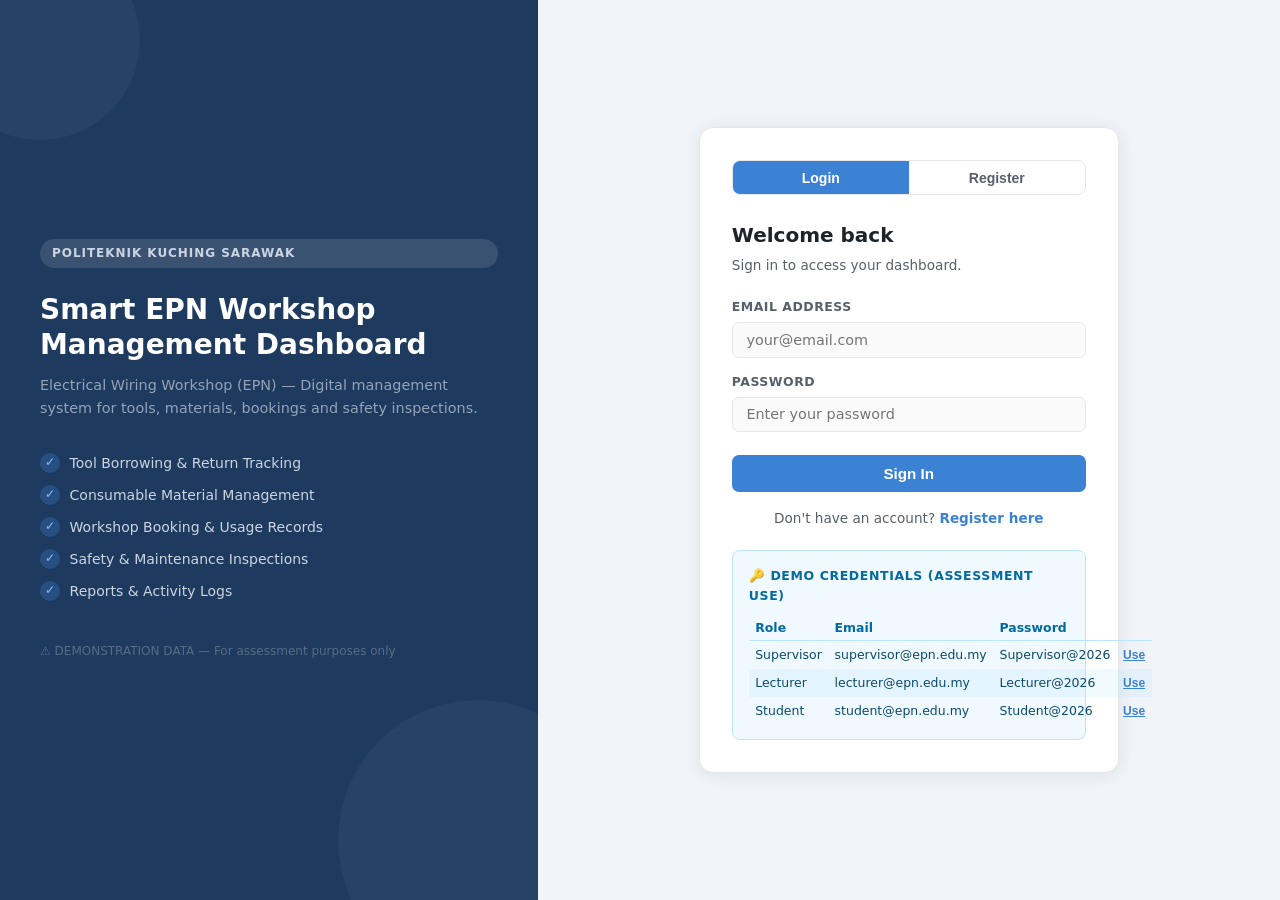
<file: index.html>
<!DOCTYPE html>
<html lang="en">
<head>
  <meta charset="UTF-8" />
  <meta name="viewport" content="width=device-width, initial-scale=1.0" />
  <title>Smart EPN Dashboard — Login</title>
  <link rel="stylesheet" href="css/auth.css" />
</head>
<body>

<div class="auth-shell">

  <!-- Left Branding Panel -->
  <div class="auth-panel-left">
    <span class="brand-badge">Politeknik Kuching Sarawak</span>
    <h1 class="brand-title">Smart EPN Workshop Management Dashboard</h1>
    <p class="brand-sub">Electrical Wiring Workshop (EPN) — Digital management system for tools, materials, bookings and safety inspections.</p>
    <ul class="brand-features">
      <li>Tool Borrowing &amp; Return Tracking</li>
      <li>Consumable Material Management</li>
      <li>Workshop Booking &amp; Usage Records</li>
      <li>Safety &amp; Maintenance Inspections</li>
      <li>Reports &amp; Activity Logs</li>
    </ul>
    <p class="brand-footer">⚠️ DEMONSTRATION DATA — For assessment purposes only</p>
  </div>

  <!-- Right Form Panel -->
  <div class="auth-panel-right">
    <div class="auth-card">

      <!-- Tabs -->
      <div class="auth-tabs">
        <button class="auth-tab active" data-tab="login">Login</button>
        <button class="auth-tab" data-tab="register">Register</button>
      </div>

      <!-- ── LOGIN FORM ── -->
      <div id="form-login">
        <h2 class="auth-form-title">Welcome back</h2>
        <p class="auth-form-sub">Sign in to access your dashboard.</p>

        <div id="login-msg" class="global-msg"></div>

        <form onsubmit="handleLogin(event)">
          <div class="form-group">
            <label for="login-email">Email Address</label>
            <input type="email" id="login-email" placeholder="your@email.com" autocomplete="email" />
            <div class="form-error" id="login-email-err"></div>
          </div>
          <div class="form-group">
            <label for="login-password">Password</label>
            <input type="password" id="login-password" placeholder="Enter your password" autocomplete="current-password" />
            <div class="form-error" id="login-password-err"></div>
          </div>
          <button type="submit" class="btn-auth">Sign In</button>
        </form>

        <p class="auth-switch">
          Don't have an account? <a onclick="showTab('register')">Register here</a>
        </p>

        <!-- Demo Credentials Panel -->
        <div class="demo-panel">
          <div class="demo-panel-title">🔑 Demo Credentials (Assessment Use)</div>
          <table class="demo-table">
            <thead>
              <tr>
                <th>Role</th>
                <th>Email</th>
                <th>Password</th>
                <th></th>
              </tr>
            </thead>
            <tbody>
              <tr>
                <td>Supervisor</td>
                <td>supervisor@epn.edu.my</td>
                <td>Supervisor@2026</td>
                <td><button class="demo-fill-btn" onclick="fillDemo('supervisor')">Use</button></td>
              </tr>
              <tr>
                <td>Lecturer</td>
                <td>lecturer@epn.edu.my</td>
                <td>Lecturer@2026</td>
                <td><button class="demo-fill-btn" onclick="fillDemo('lecturer')">Use</button></td>
              </tr>
              <tr>
                <td>Student</td>
                <td>student@epn.edu.my</td>
                <td>Student@2026</td>
                <td><button class="demo-fill-btn" onclick="fillDemo('student')">Use</button></td>
              </tr>
            </tbody>
          </table>
        </div>
      </div>

      <!-- ── REGISTER FORM ── -->
      <div id="form-register" style="display:none;">
        <h2 class="auth-form-title">Create Account</h2>
        <p class="auth-form-sub">Register to access the EPN Dashboard.</p>

        <div id="reg-msg" class="global-msg"></div>

        <form onsubmit="handleRegister(event)">
          <div class="form-group">
            <label for="reg-name">Full Name</label>
            <input type="text" id="reg-name" placeholder="e.g. Ahmad bin Hassan" />
            <div class="form-error" id="reg-name-err"></div>
          </div>
          <div class="form-group">
            <label for="reg-id">Staff / Student ID</label>
            <input type="text" id="reg-id" placeholder="e.g. PK-LEC-003 or 23DET-010" />
            <div class="form-error" id="reg-id-err"></div>
          </div>
          <div class="form-group">
            <label for="reg-email">Email Address</label>
            <input type="email" id="reg-email" placeholder="your@email.com" />
            <div class="form-error" id="reg-email-err"></div>
          </div>
          <div class="form-group">
            <label for="reg-role">Role</label>
            <select id="reg-role">
              <option value="">-- Select Role --</option>
              <option value="supervisor">Workshop Supervisor</option>
              <option value="lecturer">Lecturer</option>
              <option value="student">Student</option>
            </select>
            <div class="form-error" id="reg-role-err"></div>
          </div>
          <div class="form-group">
            <label for="reg-password">Password</label>
            <input type="password" id="reg-password" placeholder="Minimum 8 characters" autocomplete="new-password" />
            <div class="form-error" id="reg-password-err"></div>
          </div>
          <div class="form-group">
            <label for="reg-confirm">Confirm Password</label>
            <input type="password" id="reg-confirm" placeholder="Re-enter password" autocomplete="new-password" />
            <div class="form-error" id="reg-confirm-err"></div>
          </div>
          <button type="submit" class="btn-auth">Create Account</button>
        </form>

        <p class="auth-switch">
          Already have an account? <a onclick="showTab('login')">Sign in here</a>
        </p>
      </div>

    </div><!-- /.auth-card -->
  </div><!-- /.auth-panel-right -->

</div><!-- /.auth-shell -->

<script src="js/data.js"></script>
<script src="js/auth.js"></script>
</body>
</html>
</file>
<file: css/auth.css>
/* ─────────────────────────────────────────────────────────────────────────────
   auth.css — Login & Registration page styles
   Smart EPN Workshop Management Dashboard
───────────────────────────────────────────────────────────────────────────── */

:root {
  --accent:       #3b82d4;
  --accent-hover: #2563ae;
  --accent-light: #eff6ff;
  --border:       #e5e7eb;
  --text:         #1f2328;
  --muted:        #57606a;
  --radius:       10px;
  --sidebar-bg:   #1e3a5f;
}

*, *::before, *::after { box-sizing: border-box; margin: 0; padding: 0; }

body {
  font-family: -apple-system, 'Segoe UI', system-ui, sans-serif;
  font-size: 15px;
  line-height: 1.6;
  color: var(--text);
  background: #f0f4f8;
  min-height: 100vh;
  display: flex;
  align-items: stretch;
}

/* ── Split Layout ──────────────────────────────────────────────────────────── */
.auth-shell {
  display: flex;
  width: 100%;
  min-height: 100vh;
}

/* Left panel — branding */
.auth-panel-left {
  background: var(--sidebar-bg);
  width: 42%;
  flex-shrink: 0;
  display: flex;
  flex-direction: column;
  justify-content: center;
  padding: 3rem 2.5rem;
  position: relative;
  overflow: hidden;
}

.auth-panel-left::before {
  content: '';
  position: absolute;
  bottom: -80px; right: -80px;
  width: 280px; height: 280px;
  border-radius: 50%;
  background: rgba(255,255,255,0.04);
}

.auth-panel-left::after {
  content: '';
  position: absolute;
  top: -60px; left: -60px;
  width: 200px; height: 200px;
  border-radius: 50%;
  background: rgba(255,255,255,0.04);
}

.brand-badge {
  display: inline-block;
  background: rgba(255,255,255,0.12);
  color: #cbd5e1;
  font-size: 0.75rem;
  font-weight: 700;
  text-transform: uppercase;
  letter-spacing: 0.08em;
  padding: 0.3rem 0.75rem;
  border-radius: 99px;
  margin-bottom: 1.5rem;
}

.brand-title {
  font-size: 1.75rem;
  font-weight: 800;
  color: #ffffff;
  line-height: 1.25;
  margin-bottom: 0.75rem;
}

.brand-sub {
  font-size: 0.9rem;
  color: #94a3b8;
  margin-bottom: 2rem;
  line-height: 1.6;
}

.brand-features { list-style: none; display: flex; flex-direction: column; gap: 0.6rem; }

.brand-features li {
  display: flex;
  align-items: center;
  gap: 0.6rem;
  font-size: 0.875rem;
  color: #cbd5e1;
}

.brand-features li::before {
  content: '✓';
  display: flex;
  align-items: center;
  justify-content: center;
  width: 1.25rem;
  height: 1.25rem;
  border-radius: 50%;
  background: rgba(59,130,212,0.3);
  color: #93c5fd;
  font-size: 0.75rem;
  font-weight: 700;
  flex-shrink: 0;
}

.brand-footer {
  margin-top: 2.5rem;
  font-size: 0.75rem;
  color: rgba(255,255,255,0.25);
}

/* Right panel — form */
.auth-panel-right {
  flex: 1;
  display: flex;
  flex-direction: column;
  align-items: center;
  justify-content: center;
  padding: 2.5rem 2rem;
  overflow-y: auto;
}

.auth-card {
  background: #ffffff;
  border: 1px solid var(--border);
  border-radius: 14px;
  box-shadow: 0 2px 16px rgba(0,0,0,0.08);
  padding: 2rem 2rem;
  width: 100%;
  max-width: 420px;
}

/* ── Tabs ─────────────────────────────────────────────────────────────────── */
.auth-tabs {
  display: flex;
  border: 1px solid var(--border);
  border-radius: 8px;
  overflow: hidden;
  margin-bottom: 1.5rem;
}

.auth-tab {
  flex: 1;
  background: none;
  border: none;
  padding: 0.55rem 1rem;
  font-size: 0.875rem;
  font-weight: 600;
  color: var(--muted);
  cursor: pointer;
  transition: background 0.15s, color 0.15s;
}

.auth-tab.active {
  background: var(--accent);
  color: #ffffff;
}

/* ── Form ─────────────────────────────────────────────────────────────────── */
.auth-form-title {
  font-size: 1.25rem;
  font-weight: 700;
  color: var(--text);
  margin-bottom: 0.25rem;
}

.auth-form-sub {
  font-size: 0.85rem;
  color: var(--muted);
  margin-bottom: 1.25rem;
}

.form-group { margin-bottom: 0.9rem; }

.form-group label {
  display: block;
  font-size: 0.78rem;
  font-weight: 600;
  text-transform: uppercase;
  letter-spacing: 0.04em;
  color: var(--muted);
  margin-bottom: 0.3rem;
}

.form-group input,
.form-group select {
  width: 100%;
  padding: 0.55rem 0.85rem;
  border: 1px solid var(--border);
  border-radius: 7px;
  font-size: 0.9rem;
  color: var(--text);
  background: #fafafa;
  outline: none;
  transition: border-color 0.15s, box-shadow 0.15s;
  font-family: inherit;
}

.form-group input:focus,
.form-group select:focus {
  border-color: var(--accent);
  box-shadow: 0 0 0 3px var(--accent-light);
  background: #fff;
}

.form-error {
  font-size: 0.78rem;
  color: #dc2626;
  margin-top: 0.25rem;
  display: none;
}

.form-error.show { display: block; }

.btn-auth {
  width: 100%;
  padding: 0.65rem;
  background: var(--accent);
  color: #ffffff;
  border: none;
  border-radius: 7px;
  font-size: 0.95rem;
  font-weight: 700;
  cursor: pointer;
  margin-top: 0.5rem;
  transition: background 0.15s;
}

.btn-auth:hover { background: var(--accent-hover); }

.auth-switch {
  text-align: center;
  font-size: 0.85rem;
  color: var(--muted);
  margin-top: 1rem;
}

.auth-switch a {
  color: var(--accent);
  font-weight: 600;
  text-decoration: none;
  cursor: pointer;
}

.auth-switch a:hover { text-decoration: underline; }

/* ── Demo Credentials Panel ────────────────────────────────────────────────── */
.demo-panel {
  background: #f0f9ff;
  border: 1px solid #bae6fd;
  border-radius: 8px;
  padding: 0.9rem 1rem;
  margin-top: 1.25rem;
}

.demo-panel-title {
  font-size: 0.78rem;
  font-weight: 700;
  text-transform: uppercase;
  letter-spacing: 0.05em;
  color: #0369a1;
  margin-bottom: 0.6rem;
}

.demo-table { width: 100%; border-collapse: collapse; font-size: 0.78rem; }
.demo-table th {
  text-align: left;
  color: #0369a1;
  font-weight: 700;
  padding: 0.15rem 0.4rem;
  border-bottom: 1px solid #bae6fd;
}
.demo-table td {
  padding: 0.25rem 0.4rem;
  color: #0c4a6e;
  vertical-align: top;
}
.demo-table tr:nth-child(even) td { background: rgba(186,230,253,0.2); }

.demo-fill-btn {
  background: none;
  border: none;
  color: var(--accent);
  font-size: 0.75rem;
  font-weight: 600;
  cursor: pointer;
  padding: 0;
  text-decoration: underline;
}

/* ── Global Message ────────────────────────────────────────────────────────── */
.global-msg {
  padding: 0.65rem 0.9rem;
  border-radius: 7px;
  font-size: 0.85rem;
  margin-bottom: 1rem;
  display: none;
}
.global-msg.show { display: block; }
.global-msg.error   { background: #fee2e2; color: #b91c1c; border: 1px solid #fca5a5; }
.global-msg.success { background: #dcfce7; color: #15803d; border: 1px solid #86efac; }

/* ── Responsive ────────────────────────────────────────────────────────────── */
@media (max-width: 768px) {
  .auth-panel-left { display: none; }
  .auth-panel-right { padding: 1.5rem 1rem; }
}
</file>
<file: css/style.css>
/* ─────────────────────────────────────────────────────────────────────────────
   style.css — Smart EPN Workshop Management Dashboard
   Global layout: sidebar, header, cards, tables, badges, modals
   Politeknik Kuching Sarawak — Electrical Wiring Workshop (EPN)
───────────────────────────────────────────────────────────────────────────── */

/* ── CSS Variables — Light Theme ─────────────────────────────────────────── */
:root {
  --accent:        #3b82d4;
  --accent-hover:  #2563ae;
  --accent-light:  #eff6ff;
  --card-bg:       #ffffff;
  --page-bg:       #f3f4f6;
  --sidebar-bg:    #1e3a5f;
  --sidebar-text:  #cbd5e1;
  --sidebar-active:#ffffff;
  --sidebar-hover: rgba(255,255,255,0.08);
  --header-bg:     #ffffff;
  --border:        #e5e7eb;
  --text:          #1f2328;
  --muted:         #57606a;
  --radius:        10px;
  --shadow:        0 1px 4px rgba(0,0,0,0.08);
  --sidebar-width: 240px;

  /* Status colours */
  --status-borrowed:   #3b82d4;
  --status-returned:   #16a34a;
  --status-overdue:    #dc2626;
  --status-damaged:    #ea580c;
  --status-missing:    #7f1d1d;
  --status-requested:  #d97706;
  --status-safe:       #16a34a;
  --status-attention:  #ea580c;
  --status-repair:     #dc2626;
  --status-insp-due:   #7c3aed;
  --status-pending:    #d97706;
  --status-completed:  #16a34a;
  --status-confirmed:  #3b82d4;
  --status-progress:   #0891b2;
}

/* ── Dark Theme ───────────────────────────────────────────────────────────── */
[data-theme="dark"] {
  --card-bg:      #1e2533;
  --page-bg:      #111827;
  --sidebar-bg:   #0f172a;
  --header-bg:    #1e2533;
  --border:       #374151;
  --text:         #f1f5f9;
  --muted:        #94a3b8;
  --accent-light: #1e3a5f;
  --shadow:       0 1px 4px rgba(0,0,0,0.4);
}

/* ── Reset ────────────────────────────────────────────────────────────────── */
*, *::before, *::after { box-sizing: border-box; margin: 0; padding: 0; }

body {
  font-family: -apple-system, 'Segoe UI', system-ui, sans-serif;
  font-size: 15px;
  line-height: 1.6;
  color: var(--text);
  background: var(--page-bg);
  min-height: 100vh;
}

a { color: var(--accent); text-decoration: none; }
a:hover { text-decoration: underline; }
button { cursor: pointer; font-family: inherit; }
input, select, textarea { font-family: inherit; font-size: 0.9rem; }

/* ── App Shell ────────────────────────────────────────────────────────────── */
.app-shell {
  display: flex;
  min-height: 100vh;
}

/* ── Sidebar ──────────────────────────────────────────────────────────────── */
.sidebar {
  width: var(--sidebar-width);
  background: var(--sidebar-bg);
  display: flex;
  flex-direction: column;
  position: fixed;
  top: 0; left: 0;
  height: 100vh;
  z-index: 100;
  transition: transform 0.25s ease;
  overflow-y: auto;
}

.sidebar-logo {
  padding: 1.25rem 1.25rem 1rem;
  border-bottom: 1px solid rgba(255,255,255,0.08);
}

.sidebar-logo-title {
  font-size: 0.95rem;
  font-weight: 700;
  color: #ffffff;
  line-height: 1.3;
}

.sidebar-logo-sub {
  font-size: 0.72rem;
  color: var(--sidebar-text);
  margin-top: 0.2rem;
}

.sidebar-nav {
  flex: 1;
  padding: 0.75rem 0;
}

.sidebar-section-label {
  font-size: 0.68rem;
  font-weight: 700;
  text-transform: uppercase;
  letter-spacing: 0.08em;
  color: rgba(255,255,255,0.35);
  padding: 0.75rem 1.25rem 0.3rem;
}

.sidebar-link {
  display: flex;
  align-items: center;
  gap: 0.65rem;
  padding: 0.55rem 1.25rem;
  color: var(--sidebar-text);
  font-size: 0.88rem;
  font-weight: 500;
  border-left: 3px solid transparent;
  transition: background 0.15s, color 0.15s, border-color 0.15s;
  text-decoration: none;
}

.sidebar-link:hover {
  background: var(--sidebar-hover);
  color: #ffffff;
  text-decoration: none;
}

.sidebar-link.active {
  background: var(--sidebar-hover);
  color: var(--sidebar-active);
  border-left-color: var(--accent);
}

.sidebar-link .nav-icon { font-size: 1rem; width: 1.2rem; flex-shrink: 0; }

.sidebar-footer {
  padding: 1rem 1.25rem;
  border-top: 1px solid rgba(255,255,255,0.08);
  font-size: 0.78rem;
  color: rgba(255,255,255,0.3);
}

/* ── Top Header ───────────────────────────────────────────────────────────── */
.main-wrapper {
  margin-left: var(--sidebar-width);
  flex: 1;
  display: flex;
  flex-direction: column;
  min-width: 0;
}

.top-header {
  background: var(--header-bg);
  border-bottom: 1px solid var(--border);
  padding: 0.75rem 1.5rem;
  display: flex;
  align-items: center;
  justify-content: space-between;
  position: sticky;
  top: 0;
  z-index: 50;
  box-shadow: var(--shadow);
}

.header-left { display: flex; align-items: center; gap: 0.75rem; }

.hamburger {
  display: none;
  background: none;
  border: none;
  font-size: 1.4rem;
  color: var(--text);
  padding: 0.25rem;
}

.page-title {
  font-size: 1rem;
  font-weight: 700;
  color: var(--text);
}

.header-right {
  display: flex;
  align-items: center;
  gap: 0.75rem;
}

.header-btn {
  background: none;
  border: 1px solid var(--border);
  border-radius: 6px;
  padding: 0.3rem 0.65rem;
  font-size: 0.82rem;
  color: var(--muted);
  transition: background 0.15s, color 0.15s;
}

.header-btn:hover { background: var(--accent-light); color: var(--accent); }

.notif-btn {
  position: relative;
  background: none;
  border: 1px solid var(--border);
  border-radius: 6px;
  padding: 0.3rem 0.65rem;
  font-size: 1rem;
  color: var(--muted);
}

.notif-badge {
  position: absolute;
  top: -5px; right: -5px;
  background: var(--status-overdue);
  color: #fff;
  font-size: 0.65rem;
  font-weight: 700;
  border-radius: 99px;
  padding: 0.05rem 0.35rem;
  min-width: 1.1rem;
  text-align: center;
}

.user-chip {
  display: flex;
  align-items: center;
  gap: 0.5rem;
  background: var(--accent-light);
  border: 1px solid var(--border);
  border-radius: 99px;
  padding: 0.25rem 0.75rem 0.25rem 0.25rem;
}

.user-avatar {
  width: 1.75rem;
  height: 1.75rem;
  border-radius: 50%;
  background: var(--accent);
  color: #fff;
  font-size: 0.75rem;
  font-weight: 700;
  display: flex;
  align-items: center;
  justify-content: center;
  flex-shrink: 0;
}

.user-name { font-size: 0.82rem; font-weight: 600; color: var(--text); }
.user-role { font-size: 0.72rem; color: var(--muted); }

.logout-btn {
  background: none;
  border: 1px solid var(--border);
  border-radius: 6px;
  padding: 0.3rem 0.65rem;
  font-size: 0.82rem;
  color: var(--status-overdue);
  transition: background 0.15s;
}
.logout-btn:hover { background: #fee2e2; }

/* ── Main Content ─────────────────────────────────────────────────────────── */
.main-content {
  flex: 1;
  padding: 1.5rem;
}

/* ── Summary Cards Grid ───────────────────────────────────────────────────── */
.cards-grid {
  display: grid;
  grid-template-columns: repeat(auto-fill, minmax(200px, 1fr));
  gap: 1rem;
  margin-bottom: 1.5rem;
}

.summary-card {
  background: var(--card-bg);
  border: 1px solid var(--border);
  border-radius: var(--radius);
  box-shadow: var(--shadow);
  padding: 1.1rem 1.25rem;
  position: relative;
  overflow: hidden;
}

.summary-card::before {
  content: '';
  position: absolute;
  top: 0; left: 0;
  width: 4px;
  height: 100%;
  background: var(--card-accent, var(--accent));
}

.card-icon-lg { font-size: 1.6rem; margin-bottom: 0.4rem; }

.card-label {
  font-size: 0.75rem;
  font-weight: 600;
  text-transform: uppercase;
  letter-spacing: 0.05em;
  color: var(--muted);
  margin-bottom: 0.25rem;
}

.card-value {
  font-size: 2rem;
  font-weight: 700;
  color: var(--text);
  line-height: 1.2;
}

.card-sub { font-size: 0.8rem; color: var(--muted); margin-top: 0.2rem; }

.card-alert .card-value { color: var(--status-overdue); }
.card-warn .card-value  { color: var(--status-attention); }

/* ── Section Block ────────────────────────────────────────────────────────── */
.section-block {
  background: var(--card-bg);
  border: 1px solid var(--border);
  border-radius: var(--radius);
  box-shadow: var(--shadow);
  margin-bottom: 1.5rem;
  overflow: hidden;
}

.section-header {
  display: flex;
  align-items: center;
  justify-content: space-between;
  flex-wrap: wrap;
  gap: 0.75rem;
  padding: 1rem 1.25rem;
  border-bottom: 1px solid var(--border);
}

.section-title {
  font-size: 0.95rem;
  font-weight: 700;
  color: var(--text);
}

.section-actions { display: flex; gap: 0.5rem; flex-wrap: wrap; }

.section-body { padding: 1.25rem; }

/* ── Charts Row ───────────────────────────────────────────────────────────── */
.charts-row {
  display: grid;
  grid-template-columns: 2fr 1fr;
  gap: 1rem;
  margin-bottom: 1.5rem;
}

.chart-block {
  background: var(--card-bg);
  border: 1px solid var(--border);
  border-radius: var(--radius);
  box-shadow: var(--shadow);
  padding: 1.1rem 1.25rem;
}

.chart-title {
  font-size: 0.85rem;
  font-weight: 700;
  color: var(--text);
  margin-bottom: 0.75rem;
}

.chart-canvas-wrap { position: relative; }

/* ── Search Bar ───────────────────────────────────────────────────────────── */
.search-bar {
  display: flex;
  align-items: center;
  gap: 0.5rem;
  background: var(--page-bg);
  border: 1px solid var(--border);
  border-radius: 6px;
  padding: 0.35rem 0.75rem;
  min-width: 220px;
}

.search-bar input {
  border: none;
  background: none;
  outline: none;
  color: var(--text);
  font-size: 0.875rem;
  width: 100%;
}

.search-bar input::placeholder { color: var(--muted); }

/* ── Table ────────────────────────────────────────────────────────────────── */
.table-wrap { overflow-x: auto; }

table {
  width: 100%;
  border-collapse: collapse;
  font-size: 0.875rem;
}

thead th {
  text-align: left;
  font-size: 0.75rem;
  font-weight: 700;
  text-transform: uppercase;
  letter-spacing: 0.04em;
  color: var(--muted);
  padding: 0.6rem 0.9rem;
  background: var(--page-bg);
  border-bottom: 1px solid var(--border);
  white-space: nowrap;
}

tbody td {
  padding: 0.65rem 0.9rem;
  border-bottom: 1px solid var(--border);
  color: var(--text);
  vertical-align: middle;
}

tbody tr:last-child td { border-bottom: none; }
tbody tr:hover { background: var(--accent-light); }
tbody tr.row-overdue { background: #fef2f2; }
tbody tr.row-overdue:hover { background: #fee2e2; }
tbody tr.row-lowstock { background: #fff7ed; }
tbody tr.row-lowstock:hover { background: #ffedd5; }

[data-theme="dark"] tbody tr.row-overdue { background: rgba(220,38,38,0.1); }
[data-theme="dark"] tbody tr.row-lowstock { background: rgba(234,88,12,0.1); }

/* ── Status Badges ────────────────────────────────────────────────────────── */
.badge {
  display: inline-block;
  padding: 0.2rem 0.65rem;
  border-radius: 99px;
  font-size: 0.73rem;
  font-weight: 600;
  white-space: nowrap;
}

.badge-borrowed    { background:#dbeafe; color:#1d4ed8; }
.badge-returned    { background:#dcfce7; color:#15803d; }
.badge-overdue     { background:#fee2e2; color:#b91c1c; }
.badge-damaged     { background:#ffedd5; color:#c2410c; }
.badge-missing     { background:#ffe4e6; color:#9f1239; }
.badge-requested   { background:#fef9c3; color:#92400e; }
.badge-pending     { background:#fef9c3; color:#92400e; }
.badge-safe        { background:#dcfce7; color:#15803d; }
.badge-attention   { background:#ffedd5; color:#c2410c; }
.badge-repair      { background:#fee2e2; color:#b91c1c; }
.badge-insp-due    { background:#ede9fe; color:#6d28d9; }
.badge-confirmed   { background:#dbeafe; color:#1d4ed8; }
.badge-completed   { background:#dcfce7; color:#15803d; }
.badge-progress    { background:#cffafe; color:#0e7490; }
.badge-supervisor  { background:#ede9fe; color:#6d28d9; }
.badge-lecturer    { background:#dbeafe; color:#1d4ed8; }
.badge-student     { background:#dcfce7; color:#15803d; }

/* ── Buttons ──────────────────────────────────────────────────────────────── */
.btn {
  display: inline-flex;
  align-items: center;
  gap: 0.4rem;
  padding: 0.4rem 0.9rem;
  border-radius: 6px;
  font-size: 0.85rem;
  font-weight: 600;
  border: none;
  transition: background 0.15s, opacity 0.15s;
}

.btn-primary   { background: var(--accent); color: #fff; }
.btn-primary:hover { background: var(--accent-hover); }
.btn-secondary { background: var(--page-bg); color: var(--text); border: 1px solid var(--border); }
.btn-secondary:hover { background: var(--border); }
.btn-success   { background: #16a34a; color: #fff; }
.btn-success:hover { background: #15803d; }
.btn-danger    { background: #dc2626; color: #fff; }
.btn-danger:hover { background: #b91c1c; }
.btn-warning   { background: #d97706; color: #fff; }
.btn-warning:hover { background: #b45309; }
.btn-sm { padding: 0.25rem 0.6rem; font-size: 0.78rem; }

/* ── Alert Banner ─────────────────────────────────────────────────────────── */
.alert-banner {
  border-radius: var(--radius);
  padding: 0.75rem 1rem;
  margin-bottom: 1rem;
  font-size: 0.875rem;
  display: flex;
  align-items: flex-start;
  gap: 0.6rem;
}

.alert-danger  { background: #fee2e2; border: 1px solid #fca5a5; color: #b91c1c; }
.alert-warning { background: #fef9c3; border: 1px solid #fde68a; color: #92400e; }
.alert-info    { background: #dbeafe; border: 1px solid #93c5fd; color: #1d4ed8; }
.alert-success { background: #dcfce7; border: 1px solid #86efac; color: #15803d; }

/* ── Modal ────────────────────────────────────────────────────────────────── */
.modal-overlay {
  display: none;
  position: fixed;
  inset: 0;
  background: rgba(0,0,0,0.45);
  z-index: 200;
  align-items: center;
  justify-content: center;
  padding: 1rem;
}

.modal-overlay.open { display: flex; }

.modal {
  background: var(--card-bg);
  border-radius: var(--radius);
  box-shadow: 0 8px 32px rgba(0,0,0,0.18);
  width: 100%;
  max-width: 520px;
  max-height: 90vh;
  overflow-y: auto;
}

.modal-header {
  display: flex;
  align-items: center;
  justify-content: space-between;
  padding: 1rem 1.25rem;
  border-bottom: 1px solid var(--border);
}

.modal-title { font-size: 1rem; font-weight: 700; color: var(--text); }

.modal-close {
  background: none;
  border: none;
  font-size: 1.25rem;
  color: var(--muted);
  line-height: 1;
  padding: 0.2rem;
}
.modal-close:hover { color: var(--text); }

.modal-body { padding: 1.25rem; }
.modal-footer {
  padding: 1rem 1.25rem;
  border-top: 1px solid var(--border);
  display: flex;
  justify-content: flex-end;
  gap: 0.5rem;
}

/* ── Form ─────────────────────────────────────────────────────────────────── */
.form-group { margin-bottom: 1rem; }
.form-row { display: grid; grid-template-columns: 1fr 1fr; gap: 1rem; }

label {
  display: block;
  font-size: 0.8rem;
  font-weight: 600;
  color: var(--muted);
  margin-bottom: 0.3rem;
  text-transform: uppercase;
  letter-spacing: 0.04em;
}

input[type="text"], input[type="email"], input[type="password"],
input[type="date"], input[type="time"], input[type="number"],
select, textarea {
  width: 100%;
  padding: 0.5rem 0.75rem;
  border: 1px solid var(--border);
  border-radius: 6px;
  background: var(--card-bg);
  color: var(--text);
  outline: none;
  transition: border-color 0.15s;
}

input:focus, select:focus, textarea:focus {
  border-color: var(--accent);
  box-shadow: 0 0 0 3px var(--accent-light);
}

textarea { resize: vertical; min-height: 80px; }

.form-error {
  font-size: 0.78rem;
  color: var(--status-overdue);
  margin-top: 0.25rem;
}

/* ── Sidebar Overlay (mobile) ─────────────────────────────────────────────── */
.sidebar-overlay {
  display: none;
  position: fixed;
  inset: 0;
  background: rgba(0,0,0,0.4);
  z-index: 99;
}

/* ── Print ────────────────────────────────────────────────────────────────── */
@media print {
  .sidebar, .top-header, .section-actions, .modal-overlay,
  .btn, .hamburger, .sidebar-overlay { display: none !important; }
  .main-wrapper { margin-left: 0 !important; }
  .main-content { padding: 0 !important; }
  body { background: #fff !important; color: #000 !important; }
  .section-block { box-shadow: none !important; border: 1px solid #ccc !important; }
  .summary-card { box-shadow: none !important; }
}

/* ── Responsive ───────────────────────────────────────────────────────────── */
@media (max-width: 900px) {
  .charts-row { grid-template-columns: 1fr; }
}

@media (max-width: 768px) {
  .sidebar {
    transform: translateX(calc(-1 * var(--sidebar-width)));
  }
  .sidebar.open {
    transform: translateX(0);
  }
  .sidebar-overlay.open { display: block; }
  .main-wrapper { margin-left: 0; }
  .hamburger { display: block; }
  .cards-grid { grid-template-columns: repeat(2, 1fr); }
  .form-row { grid-template-columns: 1fr; }
}

@media (max-width: 480px) {
  .cards-grid { grid-template-columns: 1fr; }
  .main-content { padding: 1rem; }
  .top-header { padding: 0.65rem 1rem; }
  .user-name, .user-role { display: none; }
}
</file>
